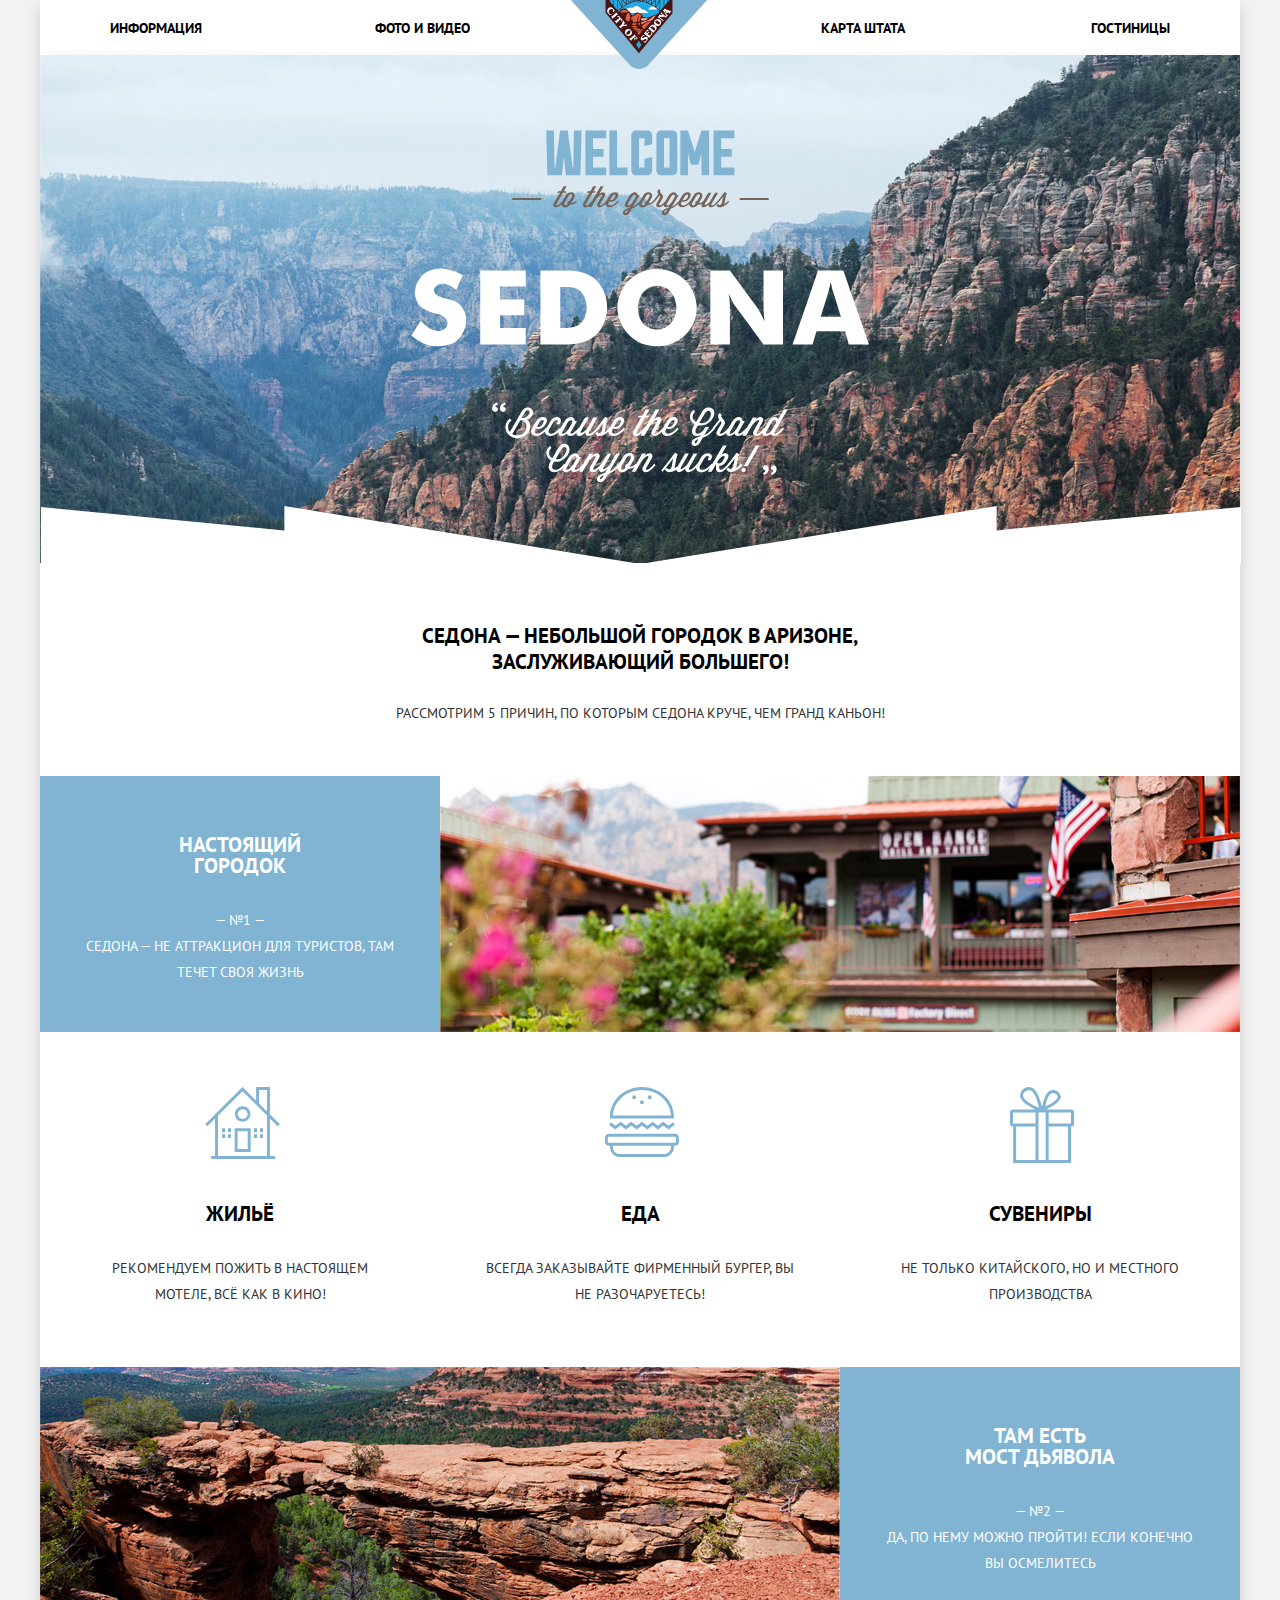
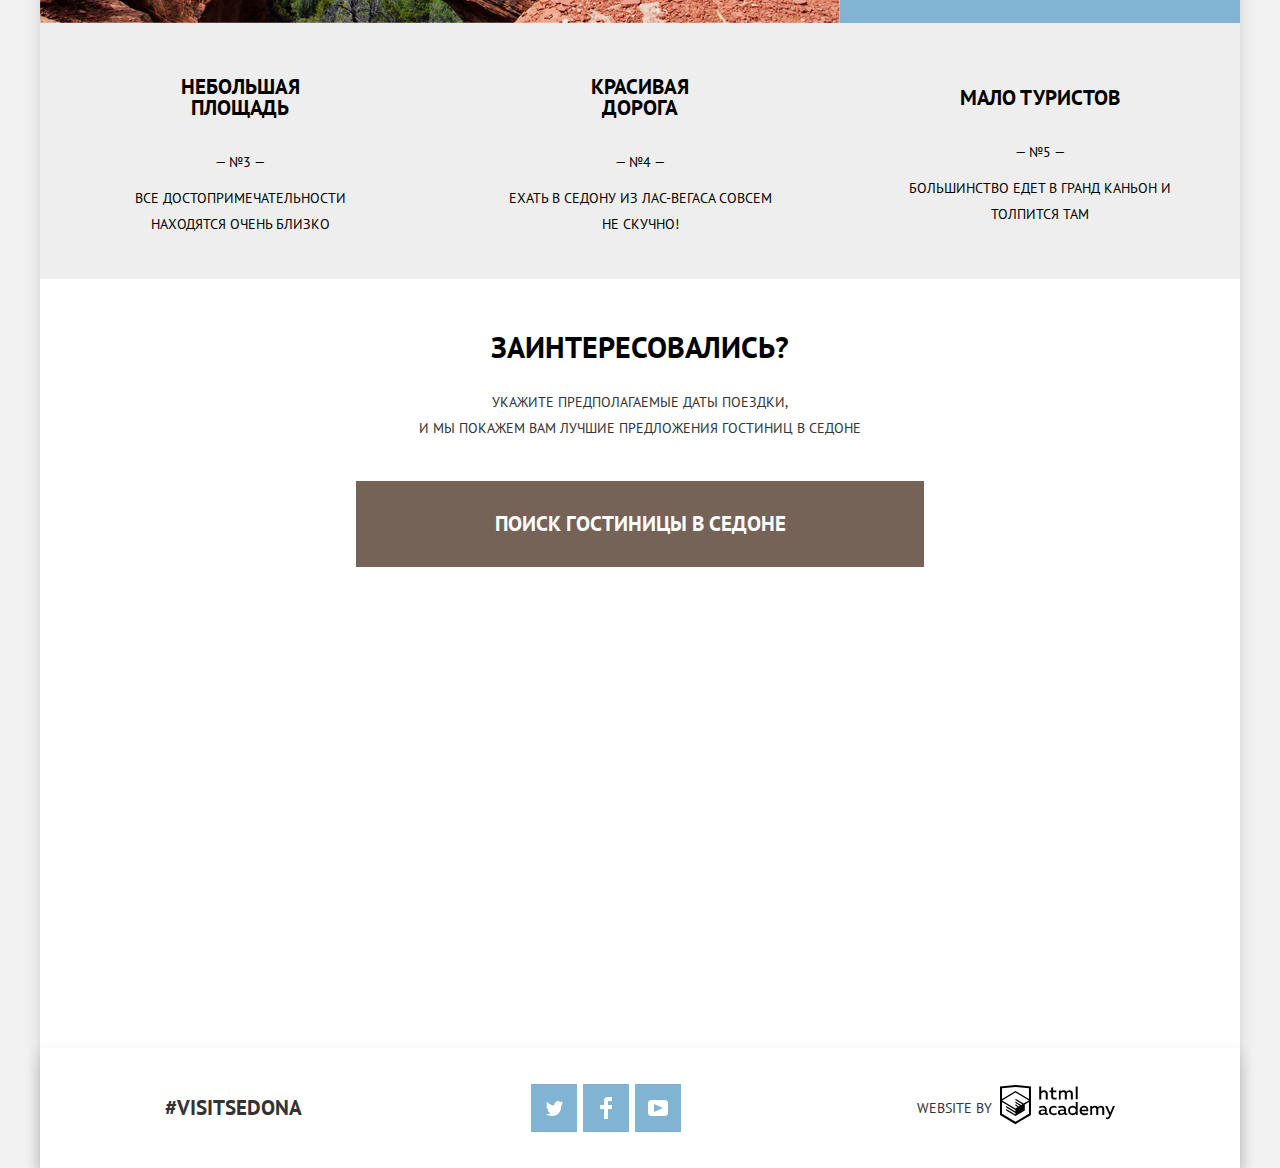
<file: index.html>
<!DOCTYPE html>
<html>
  <head>
    <meta charset="utf-8">
    <title>Главная страница</title>
    <link href="https://fonts.googleapis.com/css?family=PT+Sans:400,700&amp;subset=cyrillic" rel="stylesheet">
    <link href="css/normalize.css" rel="stylesheet">
    <link rel="stylesheet" href="css/style-minimized.css">
  </head>
  <body>
    <header class="main-header container">
      <nav class="main-navigation">
        <a class="header-logo" href="#">
        <img src="img/logo.svg" width="140" height="71" alt="Логотип города Седона"></a>
        <ul class="site-navigation">
          <li><a href="info.html">Информация</a></li>
          <li><a href="photos-videos.html">Фото и видео</a></li>
          <li><a href="state-map.html">Карта штата</a></li>
          <li><a href="sedona-hotels.html">Гостиницы</a></li>
        </ul>
      </nav>
    </header>
    <main class="container">
      <section class="sedona-introduction">
        <h1 class="main-title visually-hidden">Welcome to the gorgeous Sedona</h1>
        <img class="welcome" src="img/svg-sedona/intro-welcome.svg" alt="Добро пожаловать в Седону!" width="459" height="353">
        <img class="polygon" width="1202" height="59" src="img/svg-sedona/intro-mask.svg" alt="декоративное изображение">
      </section>
      <section class="why-sedona">
        <h2>Седона — небольшой городок в Аризоне, заслуживающий большего!</h2>
        <p>Рассмотрим 5 причин, по которым Седона круче, чем Гранд Каньон!</p>
        <h2 class="visually-hidden">Преимущества Седоны</h2>
        <ul class="advantages-list">
          <li class="advantages">
            <h3>Настоящий городок</h3>
            <span>— №1 —</span>
            <p>Седона — не аттракцион для туристов, Там течет своя жизнь</p>
          </li>
          <li class="sedona-city-img"><img src="img/index-pic1.jpg" width="800" height="256" alt="Город Седона"></li>
          <li class="extra-advantages accommodation">
            <h3>Жильё</h3>
            <p>Рекомендуем пожить в настоящем мотеле, всё как в кино!</p>
          </li>
          <li class="extra-advantages food">
            <h3>Еда</h3>
            <p>Всегда заказывайте фирменный бургер, Вы не разочаруетесь!</p>
          </li>
          <li class="extra-advantages souvenirs">
            <h3>Сувениры</h3>
            <p>Не только китайского, но и местного производства</p>
          </li>
          <li class="devil-bridge"><img src="img/index-pic2.jpg" width="800" height="256" alt="Мост дьявола"></li>
          <li class="advantages">
            <h3>Там есть<br>мост дьявола</h3>
            <span>— №2 —</span>
            <p>Да, по нему можно пройти! Если конечно Вы осмелитесь</p>
          </li>
          <li class="advantages-more">
            <h3>Небольшая площадь</h3>
            <span>— №3 —</span>
            <p>Все достопримечательности Находятся очень близко</p>
          </li>
          <li class="advantages-more">
            <h3>Красивая дорога</h3>
            <span>— №4 —</span>
            <p>Ехать в Седону из Лас-Вегаса совсем не скучно!</p>
          </li>
          <li class="advantages-more">
            <h3>Мало туристов</h3>
            <span>— №5 —</span>
            <p>Большинство едет в Гранд Каньон и толпится там</p>
          </li>
        </ul>
      </section>
      <section class="hotel-search">
        <h3>Заинтересовались?</h3>
        <p>Укажите предполагаемые даты поездки,<br> и мы покажем вам лучшие предложения гостиниц в Седоне</p>
        <a href="sedona-hotels-search.html" class="hotel-search-button">Поиск гостиницы в Седоне</a>
        <section class="map">
          <iframe src="https://www.google.com/maps/embed?pb=!1m14!1m8!1m3!1d838447.9560159629!2d-111.8622971!3d34.8263823!3m2!1i1024!2i768!4f13.1!3m3!1m2!1s0x872da132f942b00d%3A0x5548c523fa6c8efd!2sSedona%2C+AZ+86336!5e0!3m2!1sen!2sus!4v1544925084729" width="1200" height="593" style="border:0" allowfullscreen></iframe>
        </section>
        <div class="popup">
          <form class="hotel-search-form" method="get" action="#">
            <div class="popup-check-in">
              <label for="check-in-date" class="date-in">Дата заезда:</label>
              <input type="text" name="check-in-date" id="check-in-date" placeholder="24 апреля 2017" class="check-in-out">
              <svg xmlns="http://www.w3.org/2000/svg" width="21" height="22" viewBox="0 0 21 22" class="calendar">
                <path d="M19.251 2.025h-2.845V.648c0-.381-.294-.689-.656-.689-.363 0-.656.308-.656.689v1.377h-3.938V.648c0-.381-.294-.689-.655-.689-.363 0-.657.308-.657.689v1.377H5.906V.648c0-.381-.294-.689-.656-.689-.363 0-.657.308-.657.689v1.377H1.75C.784 2.025 0 2.847 0 3.862v16.302C0 21.179.784 22 1.75 22h17.501c.966 0 1.749-.821 1.749-1.836V3.862c0-1.015-.783-1.837-1.749-1.837zm.437 18.139a.448.448 0 0 1-.437.459H1.75a.45.45 0 0 1-.438-.459V3.862a.45.45 0 0 1 .438-.459h2.844v1.378c0 .381.294.689.657.689.362 0 .656-.308.656-.689V3.403h3.938v1.378c0 .381.294.689.657.689.361 0 .655-.308.655-.689V3.403h3.938v1.378c0 .381.293.689.656.689.362 0 .656-.308.656-.689V3.403h2.845c.241 0 .437.206.437.459v16.302z"/>
                <path d="M4.594 8.225h2.625v2.066H4.594zM4.594 11.668h2.625v2.067H4.594zM4.594 15.112h2.625v2.066H4.594zM9.188 15.112h2.625v2.066H9.188zM9.188 11.668h2.625v2.067H9.188zM9.188 8.225h2.625v2.066H9.188zM13.781 15.112h2.625v2.066h-2.625zM13.781 11.668h2.625v2.067h-2.625zM13.781 8.225h2.625v2.066h-2.625z"/>
              </svg>
            </div>
            <div class="popup-check-out">
              <label for="check-out-date" class="date-out">Дата выезда:</label>
              <input type="text" name="check-out-date" id="check-out-date" placeholder="4 июля 2017" class="check-in-out">
              <svg xmlns="http://www.w3.org/2000/svg" width="21" height="22" viewBox="0 0 21 22" class="calendar">
                <path d="M19.251 2.025h-2.845V.648c0-.381-.294-.689-.656-.689-.363 0-.656.308-.656.689v1.377h-3.938V.648c0-.381-.294-.689-.655-.689-.363 0-.657.308-.657.689v1.377H5.906V.648c0-.381-.294-.689-.656-.689-.363 0-.657.308-.657.689v1.377H1.75C.784 2.025 0 2.847 0 3.862v16.302C0 21.179.784 22 1.75 22h17.501c.966 0 1.749-.821 1.749-1.836V3.862c0-1.015-.783-1.837-1.749-1.837zm.437 18.139a.448.448 0 0 1-.437.459H1.75a.45.45 0 0 1-.438-.459V3.862a.45.45 0 0 1 .438-.459h2.844v1.378c0 .381.294.689.657.689.362 0 .656-.308.656-.689V3.403h3.938v1.378c0 .381.294.689.657.689.361 0 .655-.308.655-.689V3.403h3.938v1.378c0 .381.293.689.656.689.362 0 .656-.308.656-.689V3.403h2.845c.241 0 .437.206.437.459v16.302z"/>
                <path d="M4.594 8.225h2.625v2.066H4.594zM4.594 11.668h2.625v2.067H4.594zM4.594 15.112h2.625v2.066H4.594zM9.188 15.112h2.625v2.066H9.188zM9.188 11.668h2.625v2.067H9.188zM9.188 8.225h2.625v2.066H9.188zM13.781 15.112h2.625v2.066h-2.625zM13.781 11.668h2.625v2.067h-2.625zM13.781 8.225h2.625v2.066h-2.625z"/>
              </svg>
            </div>
            <div class="hotel-guests">
              <div class="guests-adults">
                <label for="number-of-adults" class="adults">Взрослые:</label>
                <div class="number-of">
                  <button type="button" class="sign">–</button><input type="text" name="number-of-adults" id="number-of-adults" value="2" class="number-of-guests"><button type="button" class="sign">+</button>
                </div>
              </div>
              <div class="guests-kids">
                <label for="number-of-kids" class="kids">Дети:</label>
                <div class="number-of">
                  <button type="button" class="sign">–</button><input type="text" name="number-of-kids" id="number-of-kids" value="0" class="number-of-guests"><button type="button" class="sign">+</button>
                </div>
              </div>
            </div>
            <button class="submit">Найти</button>
          </form>
        </div>
      </section>
    </main>
    <footer class="main-footer container">
      <div>
        <p class="hashtag">#visitsedona</p>
      </div>
      <div class="footer-social">
        <ul class="social-buttons">
          <li class="twitter"><a class="social-button" href="#"><img src="img/svg-sedona/twitter.svg" alt="Седона в Твиттере" width="17" height="15"></a></li>
          <li class="facebook"><a class="social-button" href="#"><img src="img/svg-sedona/fb-icon.svg" alt="Седона в Фейсбуке" width="12" height="22"></a></li>
          <li class="youtube"><a class="social-button" href="#"><img src="img/svg-sedona/youtube.svg" alt="Седона в Ютубе" width="22" height="16"></a></li>
        </ul>
      </div>
      <div class="footer-copyright">
        <p class="website-by">Website by</p>
        <a class=button href="https://htmlacademy.ru/intensive/htmlcss">
          <svg class="svg" id="Layer-1" data-name="Layer 1" xmlns="http://www.w3.org/2000/svg" viewbox="0 0 108.08 36.85" width="115" height="41">
            <title>logo-html-academy-small</title>
            <path d="M 44.61 26.88 a 2 2 0 0 0 0.55 -0.1 v 1.33 a 3.25 3.25 0 0 1 -1.18 0.21 a 1.67 1.67 0 0 1 -1.67 -1 a 4.84 4.84 0 0 1 -3.14 1.08 c -1.51 0 -2.91 -0.83 -2.91 -2.55 c 0 -2.13 2 -2.79 3.71 -2.79 a 11.08 11.08 0 0 1 2.17 0.25 v -0.3 c 0 -1 -0.76 -1.77 -2.19 -1.77 a 7.42 7.42 0 0 0 -3 0.64 v -1.7 a 10.21 10.21 0 0 1 3.19 -0.55 c 2.36 0 3.81 1.12 3.81 3.65 v 3 a 0.54 0.54 0 0 0 0.49 0.59 h 0.17 Z m -6.44 -1.13 A 1.35 1.35 0 0 0 39.63 27 h 0.11 a 3.39 3.39 0 0 0 2.41 -1 V 24.58 a 9.72 9.72 0 0 0 -1.81 -0.21 c -1 0 -2.16 0.33 -2.16 1.38 h 0 Z m 12.36 -6.11 a 5 5 0 0 1 2.57 0.64 V 22 a 4.08 4.08 0 0 0 -2.3 -0.7 a 2.75 2.75 0 1 0 0 5.49 a 5 5 0 0 0 2.43 -0.64 v 1.71 a 6.27 6.27 0 0 1 -2.76 0.57 A 4.21 4.21 0 0 1 46 24.51 q 0 -0.21 0 -0.41 a 4.32 4.32 0 0 1 4.18 -4.46 h 0.38 Z m 12.17 7.24 a 2 2 0 0 0 0.55 -0.1 v 1.33 a 3.25 3.25 0 0 1 -1.18 0.21 a 1.67 1.67 0 0 1 -1.67 -1 a 4.84 4.84 0 0 1 -3.14 1.08 c -1.51 0 -2.91 -0.83 -2.91 -2.55 c 0 -2.13 2 -2.79 3.71 -2.79 a 11.08 11.08 0 0 1 2.17 0.25 v -0.3 c 0 -1 -0.76 -1.77 -2.19 -1.77 a 7.42 7.42 0 0 0 -3 0.64 v -1.7 a 10.21 10.21 0 0 1 3.19 -0.55 c 2.36 0 3.81 1.12 3.81 3.65 v 3 a 0.54 0.54 0 0 0 0.49 0.59 h 0.17 Z m -6.44 -1.13 A 1.35 1.35 0 0 0 57.73 27 h 0.11 a 3.39 3.39 0 0 0 2.41 -1 V 24.58 a 9.72 9.72 0 0 0 -1.81 -0.21 c -1.06 0 -2.16 0.33 -2.16 1.38 h 0 Z M 73 16 V 28.2 H 71.35 V 26.88 a 3.88 3.88 0 0 1 -3.19 1.54 a 4.4 4.4 0 0 1 0 -8.78 a 3.81 3.81 0 0 1 3 1.3 V 16 H 73 Z m -4.53 5.22 a 2.76 2.76 0 1 0 0 5.52 A 2.86 2.86 0 0 0 71.15 25 V 23 A 2.91 2.91 0 0 0 68.49 21.27 Z M 79 19.64 c 3.31 0 4.46 2.68 3.92 5.09 H 76.7 c 0.21 1.5 1.67 2.11 3.19 2.11 a 6.11 6.11 0 0 0 2.64 -0.59 v 1.6 a 7.14 7.14 0 0 1 -3 0.57 C 77 28.42 74.78 27 74.78 24 a 4.18 4.18 0 0 1 4 -4.39 H 79 Z m 0.09 1.54 a 2.28 2.28 0 0 0 -2.44 2.1 v 0.06 H 81.3 A 2 2 0 0 0 79.13 21.18 Z m 5.73 7 V 19.87 h 1.65 v 1 a 3.81 3.81 0 0 1 2.78 -1.27 A 2.86 2.86 0 0 1 91.89 21 a 4.12 4.12 0 0 1 2.91 -1.33 A 3.06 3.06 0 0 1 98 23 V 28.2 h -1.9 V 23.05 a 1.59 1.59 0 0 0 -1.42 -1.75 H 94.42 a 2.8 2.8 0 0 0 -2.07 1.12 V 28.2 h -1.9 V 23.05 A 1.59 1.59 0 0 0 89 21.31 H 88.8 a 3 3 0 0 0 -2.21 1.29 v 5.63 H 84.86 Z m 21.31 -8.33 h 1.9 l -3.91 9.46 c -0.9 2.17 -2.09 2.86 -3.35 2.86 a 4.76 4.76 0 0 1 -1.1 -0.14 V 30.46 a 2.86 2.86 0 0 0 0.85 0.12 c 0.9 0 1.58 -0.64 2.07 -1.9 l 0.17 -0.42 l -4 -8.4 h 2 l 2.86 6.29 Z M 38.73 1.46 V 6.22 a 3.81 3.81 0 0 1 2.7 -1.14 a 3.25 3.25 0 0 1 3.44 3.4 v 5.15 H 43 V 8.72 a 1.81 1.81 0 0 0 -1.61 -2 h -0.3 a 2.93 2.93 0 0 0 -2.32 1.39 v 5.52 h -1.9 V 1.46 h 1.9 Z M 49.94 2.31 v 3 h 3 V 6.91 h -3 v 3.81 c 0 1.1 0.5 1.46 1.58 1.46 a 4.49 4.49 0 0 0 1.69 -0.33 v 1.6 A 6.8 6.8 0 0 1 51 13.8 a 2.55 2.55 0 0 1 -2.86 -2.74 V 6.89 H 46.58 V 5.26 h 1.5 V 2.74 Z m 5.4 11.31 V 5.28 H 57 v 1 A 3.81 3.81 0 0 1 59.77 5 a 2.86 2.86 0 0 1 2.6 1.33 A 4.12 4.12 0 0 1 65.28 5 A 3.06 3.06 0 0 1 68.44 8.4 v 5.21 h -1.9 V 8.46 a 1.59 1.59 0 0 0 -1.42 -1.75 H 64.89 a 2.8 2.8 0 0 0 -2.07 1.12 v 5.78 h -1.9 V 8.46 A 1.59 1.59 0 0 0 59.5 6.71 H 59.27 A 3 3 0 0 0 57.06 8 v 5.63 H 55.34 Z M 71.17 1.45 H 73 V 13.6 H 71.17 V 1.45 Z M 14.71 0 H 14.55 L 0 1.54 V 28.21 l 14.55 8.66 l 14.55 -8.66 V 1.54 Z m 12.5 27.1 L 14.55 34.64 L 1.9 27.12 V 16.18 l 12.59 7.5 V 25 L 5.86 19.9 v 1.31 l 8.68 5.21 v 1.39 L 5.87 22.65 V 24 l 8.68 5.21 l 8.75 -5.24 V 18.31 L 27.2 16 V 27.12 Z m 0 -12.53 l -3.48 2 l -1.6 1 L 14.51 13 v 1.31 L 21 18.23 H 21 l -0.14 0.09 l -1 0.54 l -5.37 -3.2 V 17 l 4.24 2.52 l -1 0.67 l -3.2 -1.9 v 1.31 l 2.1 1.24 L 14.5 22.1 L 2 14.65 L 14.51 7.11 Z m 0 -1.32 L 14.49 5.76 L 1.91 13.25 v -10 L 14.56 1.92 L 27.21 3.25 v 10 h 0 Z">
            </path>
          </svg>
        </a>
      </div>
    </footer>
    <script src="js/sedona-js-minimized.js"></script>
  </body>
</html>
</file>
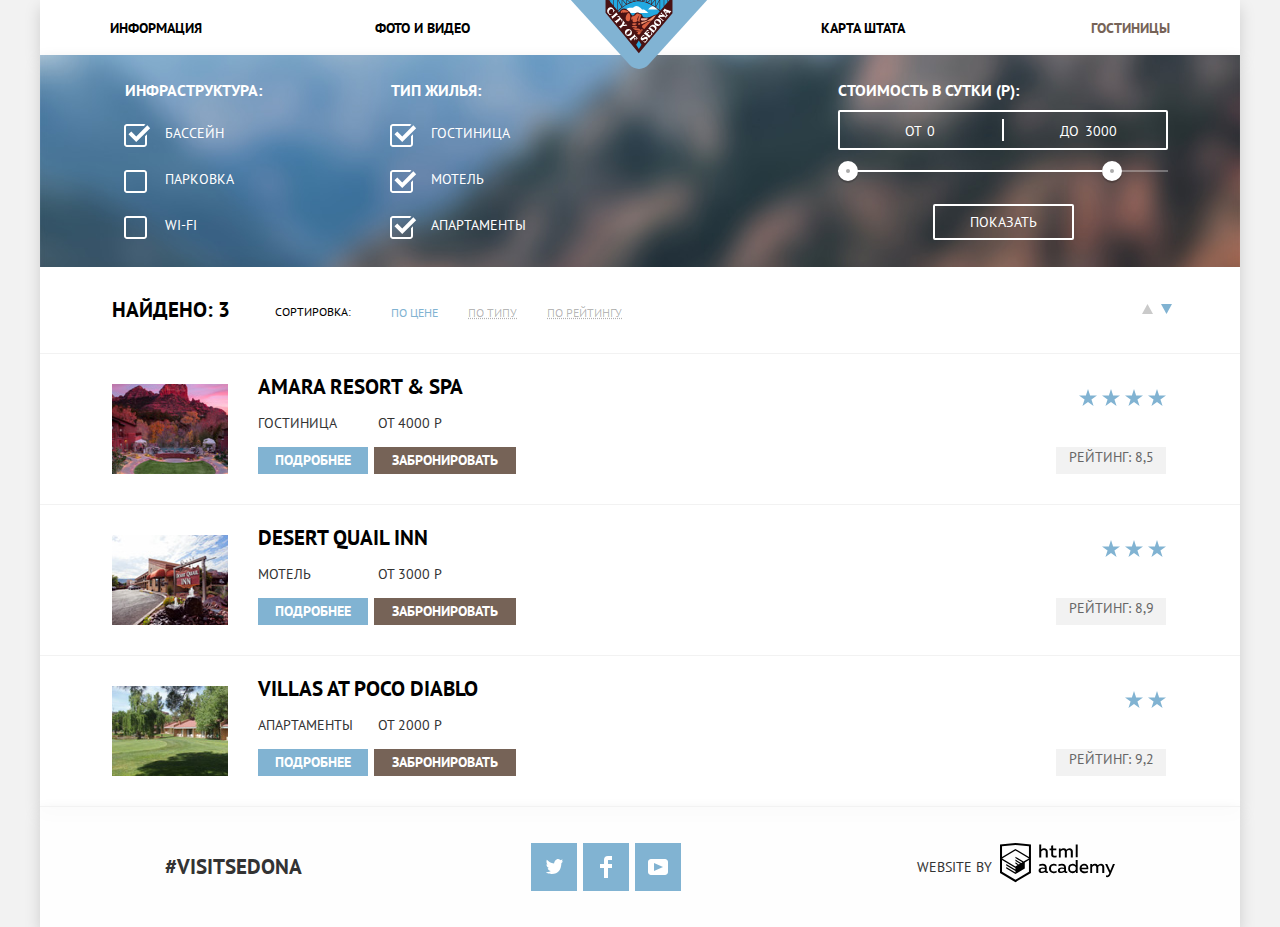
<file: sedona-hotels.html>
<!DOCTYPE html>
<html>
  <head>
    <meta charset="utf-8">
    <title>Страница с отелями</title>
    <link href="https://fonts.googleapis.com/css?family=PT+Sans:400,700&amp;subset=cyrillic" rel="stylesheet">
    <link href="css/normalize.css" rel="stylesheet">
    <link rel="stylesheet" href="css/style-minimized.css">
  </head>
  <body>
    <header class="main-header container">
      <nav class="main-navigation">
        <a class="header-logo" href="index.html">
        <img src="img/logo.svg" width="140" height="71" alt="Логотип города Седона"></a>
        <ul class="site-navigation">
          <li><a href="info.html">Информация</a></li>
          <li><a href="photos-videos.html">Фото и видео</a></li>
          <li><a href="state-map.html">Карта штата</a></li>
          <li><a class="active-page" href="hotels.html">Гостиницы</a></li>
        </ul>
      </nav>
    </header>
    <main class="container">
      <h1 class="page-title visually-hidden">Поиск гостиниц</h1>
      <section class="filters">
        <h2 class="visually-hidden">Фильтры гостиниц</h2>
        <form class="filter" method="get" action="#">
          <div class="infrastructure">
            <fieldset>
              <legend class="infrastructure-title">Инфраструктура:</legend>
              <ul>
                <li class="filter-option">
                  <input class="visually-hidden filter-input filter-checkbox" type="checkbox" name="pool" id="filter-pool" checked>
                  <label for="filter-pool">Бассейн</label>
                </li>
                <li class="filter-option">
                  <input class="visually-hidden filter-input filter-checkbox" type="checkbox" name="parking" id="filter-parking">
                  <label for="filter-parking">Парковка</label>
                </li>
                <li class="filter-option">
                  <input class="visually-hidden filter-input filter-checkbox" type="checkbox" name="wifi" id="filter-wifi">
                  <label for="filter-wifi">Wi-Fi</label>
                </li>
              </ul>
            </fieldset>
          </div>
          <div class="accommodation-type">
            <fieldset class="accommodation-type-filter">
              <legend class="accommodation-type-title">Тип жилья:</legend>
              <ul>
                <li class="filter-option">
                  <input class="visually-hidden filter-input filter-checkbox" type="checkbox" name="hotel" id="filter-hotel" checked>
                  <label for="filter-hotel">Гостиница</label>
                </li>
                <li class="filter-option">
                  <input class="visually-hidden filter-input filter-checkbox" type="checkbox" name="motel" id="filter-motel" checked>
                  <label for="filter-motel">Мотель</label>
                </li>
                <li class="filter-option">
                  <input class="visually-hidden filter-input filter-checkbox" type="checkbox" name="apartment" id="filter-apartment" checked>
                  <label for="filter-apartment">Апартаменты</label>
                </li>
              </ul>
            </fieldset>
          </div>
          <div class="filter-range">
            <div class="filter-range-title">Стоимость в сутки (р):</div>
            <div class="price-controls">
              <label class="min-price">от <input type="text" name="min-price" value="0"></label>
              <label class="max-price">до <input type="text" name="max-price" value="3000"></label>
            </div>
            <div class="range-controls">
              <div class="scale">
                <div class="bar"></div>
              </div>
              <div class="range-toggle range-toggle-min"></div>
              <div class="range-toggle range-toggle-max"></div>
            </div>
            <button class="btn-transparent" type="submit">Показать</button>
          </div>
        </form>
      </section>
      <section class="sort-by">
        <h2 class="found">Найдено: 3</h2>
        <div class="sort-by-types">
          <p>Сортировкa:</p>
          <ul class="sort">
            <li class="sort-by-list current"><a href="#">По цене</a></li>
            <li class="sort-by-list"><a href="#">По типу</a></li>
            <li class="sort-by-list"><a href="#">По рейтингу</a></li>
          </ul>
        </div>
        <div class="sort-by-arrows">
          <a href="" class="up-dir">
            <svg class="svg" xmlns="http://www.w3.org/2000/svg" width="11" height="10" viewBox="0 0 11 10">
              <path d="M5.5 0L0 10h11z"/>
            </svg>
          </a>
          <a href="" class="down-dir current">
            <svg class="svg" xmlns="http://www.w3.org/2000/svg" width="11" height="10" viewBox="0 0 11 10">
              <path d="M5.5 10L0 0h11"/>
            </svg>
          </a>
        </div>
      </section>
      <section class="hotels">
        <h2 class="visually-hidden">Список отелей</h2>
        <ul class="hotels-list">
          <li class="hotel">
            <a href="amara-resort-spa.html" class="hotel-image">
            <img src="img/amara-resort-spa.jpg" width="135" height="90" alt="Отель Amara Resort & SPA">
            </a>
            <div class="hotel-info">
              <div class="hotel-info-main">
                <h3>
                  <a href="amara-resort-spa.html">Amara Resort & SPA
                  </a>
                </h3>
                <b class="hotel-type">Гостиница</b>
                <b>От 4000 Р</b>
                <a class="more-info" href="amara-resort-spa.html">Подробнее</a>
                <a class="book" href="#">Забронировать</a>
              </div>
              <div class="hotel-quality">
                <p class="hotel-stars">
                  <span class="visually-hidden">4 звезды</span>
                  <span class="hotel-stars"></span>
                  <span class="hotel-stars"></span>
                  <span class="hotel-stars"></span>
                  <span class="hotel-stars"></span>
                </p>
                <b class="rating">Рейтинг: 8,5</b> 
              </div>
            </div>
          </li>
          <li class="hotel">
            <a href="desert-quail-inn.html" class="hotel-image">
            <img src="img/desert-quail-inn.jpg" width="135" height="90" alt="Отель Desert Quail Inn">
            </a>
            <div class="hotel-info">
              <div class="hotel-info-main">
                <h3>
                  <a href="desert-quail-inn.html">Desert Quail Inn
                  </a>
                </h3>
                <b class="hotel-type">Мотель</b>
                <b>От 3000 Р</b>
                <a class="more-info" href="desert-quail-inn.html">Подробнее</a>
                <a class="book" href="#">Забронировать</a>
              </div>
              <div class="hotel-quality">
                <p class="hotel-stars">
                  <span class="visually-hidden">4 звезды</span>
                  <span class="hotel-stars"></span>
                  <span class="hotel-stars"></span>
                  <span class="hotel-stars"></span>
                </p>
                <b class="rating">Рейтинг: 8,9</b>
              </div>
            </div>
          </li>
          <li class="hotel">
            <a href="villas-at-poco-diablo.html" class="hotel-image">
            <img src="img/villas-at-poco-diablo.jpg" width="135" height="90" alt="Отель Villas at Poco Diablo">
            </a>
            <div class="hotel-info">
              <div class="hotel-info-main">
                <h3>
                  <a href="villas-at-poco-diablo.html">Villas at Poco Diablo
                  </a>
                </h3>
                <b class="hotel-type">Апартаменты</b>
                <b>От 2000 Р</b>
                <a class="more-info" href="villas-at-poco-diablo.html">Подробнее</a>
                <a class="book" href="#">Забронировать</a>
              </div>
              <div class="hotel-quality">
                <p class="hotel-stars">
                  <span class="visually-hidden">4 звезды</span>
                  <span class="hotel-stars"></span>
                  <span class="hotel-stars"></span>
                </p>
                <b class="rating">Рейтинг: 9,2</b> 
              </div>
            </div>
          </li>
        </ul>
      </section>
    </main>
    <footer class="inner-footer container">
      <div>
        <p class="hashtag">#visitsedona</p>
      </div>
      <div class="footer-social">
        <ul class="social-buttons">
          <li class="twitter"><a class="social-button" href="#"><img src="img/svg-sedona/twitter.svg" alt="Седона в Твиттере" width="17" height="15"></a></li>
          <li class="facebook"><a class="social-button" href="#"><img src="img/svg-sedona/fb-icon.svg" alt="Седона в Фейсбуке" width="12" height="22"></a></li>
          <li class="youtube"><a class="social-button" href="#"><img src="img/svg-sedona/youtube.svg" alt="Седона в Ютубе" width="22" height="16"></a></li>
        </ul>
      </div>
      <div class="footer-copyright">
        <p class="website-by">Website by</p>
        <a class=button href="https://htmlacademy.ru/intensive/htmlcss">
          <svg class="svg" id="Layer-1" data-name="Layer 1" xmlns="http://www.w3.org/2000/svg" viewbox="0 0 108.08 36.85" width="115" height="41">
            <title>logo-html-academy-small</title>
            <path d="M 44.61 26.88 a 2 2 0 0 0 0.55 -0.1 v 1.33 a 3.25 3.25 0 0 1 -1.18 0.21 a 1.67 1.67 0 0 1 -1.67 -1 a 4.84 4.84 0 0 1 -3.14 1.08 c -1.51 0 -2.91 -0.83 -2.91 -2.55 c 0 -2.13 2 -2.79 3.71 -2.79 a 11.08 11.08 0 0 1 2.17 0.25 v -0.3 c 0 -1 -0.76 -1.77 -2.19 -1.77 a 7.42 7.42 0 0 0 -3 0.64 v -1.7 a 10.21 10.21 0 0 1 3.19 -0.55 c 2.36 0 3.81 1.12 3.81 3.65 v 3 a 0.54 0.54 0 0 0 0.49 0.59 h 0.17 Z m -6.44 -1.13 A 1.35 1.35 0 0 0 39.63 27 h 0.11 a 3.39 3.39 0 0 0 2.41 -1 V 24.58 a 9.72 9.72 0 0 0 -1.81 -0.21 c -1 0 -2.16 0.33 -2.16 1.38 h 0 Z m 12.36 -6.11 a 5 5 0 0 1 2.57 0.64 V 22 a 4.08 4.08 0 0 0 -2.3 -0.7 a 2.75 2.75 0 1 0 0 5.49 a 5 5 0 0 0 2.43 -0.64 v 1.71 a 6.27 6.27 0 0 1 -2.76 0.57 A 4.21 4.21 0 0 1 46 24.51 q 0 -0.21 0 -0.41 a 4.32 4.32 0 0 1 4.18 -4.46 h 0.38 Z m 12.17 7.24 a 2 2 0 0 0 0.55 -0.1 v 1.33 a 3.25 3.25 0 0 1 -1.18 0.21 a 1.67 1.67 0 0 1 -1.67 -1 a 4.84 4.84 0 0 1 -3.14 1.08 c -1.51 0 -2.91 -0.83 -2.91 -2.55 c 0 -2.13 2 -2.79 3.71 -2.79 a 11.08 11.08 0 0 1 2.17 0.25 v -0.3 c 0 -1 -0.76 -1.77 -2.19 -1.77 a 7.42 7.42 0 0 0 -3 0.64 v -1.7 a 10.21 10.21 0 0 1 3.19 -0.55 c 2.36 0 3.81 1.12 3.81 3.65 v 3 a 0.54 0.54 0 0 0 0.49 0.59 h 0.17 Z m -6.44 -1.13 A 1.35 1.35 0 0 0 57.73 27 h 0.11 a 3.39 3.39 0 0 0 2.41 -1 V 24.58 a 9.72 9.72 0 0 0 -1.81 -0.21 c -1.06 0 -2.16 0.33 -2.16 1.38 h 0 Z M 73 16 V 28.2 H 71.35 V 26.88 a 3.88 3.88 0 0 1 -3.19 1.54 a 4.4 4.4 0 0 1 0 -8.78 a 3.81 3.81 0 0 1 3 1.3 V 16 H 73 Z m -4.53 5.22 a 2.76 2.76 0 1 0 0 5.52 A 2.86 2.86 0 0 0 71.15 25 V 23 A 2.91 2.91 0 0 0 68.49 21.27 Z M 79 19.64 c 3.31 0 4.46 2.68 3.92 5.09 H 76.7 c 0.21 1.5 1.67 2.11 3.19 2.11 a 6.11 6.11 0 0 0 2.64 -0.59 v 1.6 a 7.14 7.14 0 0 1 -3 0.57 C 77 28.42 74.78 27 74.78 24 a 4.18 4.18 0 0 1 4 -4.39 H 79 Z m 0.09 1.54 a 2.28 2.28 0 0 0 -2.44 2.1 v 0.06 H 81.3 A 2 2 0 0 0 79.13 21.18 Z m 5.73 7 V 19.87 h 1.65 v 1 a 3.81 3.81 0 0 1 2.78 -1.27 A 2.86 2.86 0 0 1 91.89 21 a 4.12 4.12 0 0 1 2.91 -1.33 A 3.06 3.06 0 0 1 98 23 V 28.2 h -1.9 V 23.05 a 1.59 1.59 0 0 0 -1.42 -1.75 H 94.42 a 2.8 2.8 0 0 0 -2.07 1.12 V 28.2 h -1.9 V 23.05 A 1.59 1.59 0 0 0 89 21.31 H 88.8 a 3 3 0 0 0 -2.21 1.29 v 5.63 H 84.86 Z m 21.31 -8.33 h 1.9 l -3.91 9.46 c -0.9 2.17 -2.09 2.86 -3.35 2.86 a 4.76 4.76 0 0 1 -1.1 -0.14 V 30.46 a 2.86 2.86 0 0 0 0.85 0.12 c 0.9 0 1.58 -0.64 2.07 -1.9 l 0.17 -0.42 l -4 -8.4 h 2 l 2.86 6.29 Z M 38.73 1.46 V 6.22 a 3.81 3.81 0 0 1 2.7 -1.14 a 3.25 3.25 0 0 1 3.44 3.4 v 5.15 H 43 V 8.72 a 1.81 1.81 0 0 0 -1.61 -2 h -0.3 a 2.93 2.93 0 0 0 -2.32 1.39 v 5.52 h -1.9 V 1.46 h 1.9 Z M 49.94 2.31 v 3 h 3 V 6.91 h -3 v 3.81 c 0 1.1 0.5 1.46 1.58 1.46 a 4.49 4.49 0 0 0 1.69 -0.33 v 1.6 A 6.8 6.8 0 0 1 51 13.8 a 2.55 2.55 0 0 1 -2.86 -2.74 V 6.89 H 46.58 V 5.26 h 1.5 V 2.74 Z m 5.4 11.31 V 5.28 H 57 v 1 A 3.81 3.81 0 0 1 59.77 5 a 2.86 2.86 0 0 1 2.6 1.33 A 4.12 4.12 0 0 1 65.28 5 A 3.06 3.06 0 0 1 68.44 8.4 v 5.21 h -1.9 V 8.46 a 1.59 1.59 0 0 0 -1.42 -1.75 H 64.89 a 2.8 2.8 0 0 0 -2.07 1.12 v 5.78 h -1.9 V 8.46 A 1.59 1.59 0 0 0 59.5 6.71 H 59.27 A 3 3 0 0 0 57.06 8 v 5.63 H 55.34 Z M 71.17 1.45 H 73 V 13.6 H 71.17 V 1.45 Z M 14.71 0 H 14.55 L 0 1.54 V 28.21 l 14.55 8.66 l 14.55 -8.66 V 1.54 Z m 12.5 27.1 L 14.55 34.64 L 1.9 27.12 V 16.18 l 12.59 7.5 V 25 L 5.86 19.9 v 1.31 l 8.68 5.21 v 1.39 L 5.87 22.65 V 24 l 8.68 5.21 l 8.75 -5.24 V 18.31 L 27.2 16 V 27.12 Z m 0 -12.53 l -3.48 2 l -1.6 1 L 14.51 13 v 1.31 L 21 18.23 H 21 l -0.14 0.09 l -1 0.54 l -5.37 -3.2 V 17 l 4.24 2.52 l -1 0.67 l -3.2 -1.9 v 1.31 l 2.1 1.24 L 14.5 22.1 L 2 14.65 L 14.51 7.11 Z m 0 -1.32 L 14.49 5.76 L 1.91 13.25 v -10 L 14.56 1.92 L 27.21 3.25 v 10 h 0 Z">
            </path>
          </svg>
        </a>
      </div>
    </footer>
  </body>
</html>
</file>
<file: css/style-minimized.css>
body{margin:0;padding:0;font-family:"PT Sans",Arial,sans-serif;font-size:14px;line-height:26px;color:#333;text-transform:uppercase;background-color:#f2f2f2}.container{width:1200px;margin:0 auto;padding:0;-webkit-box-shadow:0 7px 15px 0 rgba(0,1,1,.15);box-shadow:0 7px 15px 0 rgba(0,1,1,.15)}a{text-decoration:none}img{max-width:100%}.button{font:inherit}.visually-hidden:not(:focus):not(:active),input[type="checkbox"].visually-hidden,input[type="radio"].visually-hidden{position:absolute;width:1px;height:1px;margin:-1px;border:0;padding:0;white-space:nowrap;-webkit-clip-path:inset(100%);clip-path:inset(100%);clip:rect(0 0 0 0);overflow:hidden}.main-header{background-color:#fff;min-height:55px}.main-navigation a{font-family:"PT Sans",Arial,sans-serif;font-size:14px;line-height:26px;color:#000;font-weight:700}.main-navigation a:hover,.main-navigation a:focus{color:#81b3d2}.main-navigation a:active{color:rgba(0,0,0,.3)}.main-navigation a.active-page{color:#766357}.main-navigation ul{list-style:none}.main-navigation{position:relative}.main-navigation .header-logo img{position:absolute;left:529px;top:-2px}.site-navigation{display:-webkit-box;display:-ms-flexbox;display:flex;min-height:55px;-webkit-box-pack:justify;-ms-flex-pack:justify;-webkit-box-align:center;-ms-flex-align:center;align-items:flex-start;padding:0;margin:0;-webkit-box-sizing:border-box;box-sizing:border-box;padding-top:14.5px;padding-left:70px;padding-right:70px}.site-navigation li{-ms-flex-preferred-size:265px;flex-basis:265px;height:100%}.site-navigation li:nth-child(3),.site-navigation li:nth-child(4){text-align:right}.sedona-introduction{margin:0;padding:0;width:1200px;background-color:#eee;background-image:url(../img/background-photo.jpg);background-size:cover;text-align:center;background-position:50% -85px}.welcome{margin-top:75px;margin-bottom:15px;padding:0}.polygon{margin:0;padding:0;width:1202px;height:60px;margin-bottom:-1px;margin-right:-1px;-o-object-fit:cover;object-fit:cover}.why-sedona{display:-webkit-box;display:-ms-flexbox;display:flex;-webkit-box-orient:vertical;-webkit-box-direction:normal;-ms-flex-direction:column;flex-direction:column;color:#333;background-color:#fff;list-style:none;margin:0;margin-top:-10px;padding:0;min-height:216px;text-align:center}.why-sedona h2{display:block;width:500px;color:#000;background-color:#fff;margin-top:60px;margin-bottom:25px;margin-left:350px;padding:0}.why-sedona p{margin:0;padding:0;margin-bottom:50px}.interested{color:#333;background-color:#fff;text-align:center}.advantages-list{list-style:none;display:-webkit-box;display:-ms-flexbox;display:flex;-ms-flex-wrap:wrap;flex-wrap:wrap;-webkit-box-pack:start;-ms-flex-pack:start;justify-content:flex-start;-webkit-box-align:start;-ms-flex-align:start;align-items:flex-start;padding:0;margin:0;margin-bottom:10px}.advantages-list li{display:-webkit-box;display:-ms-flexbox;display:flex;-webkit-box-orient:vertical;-webkit-box-direction:normal;-ms-flex-direction:column;flex-direction:column;-webkit-box-pack:center;-ms-flex-pack:center;justify-content:center;width:400px;min-height:256px;padding:0}.advantages-list li.sedona-city-img,.advantages-list li.devil-bridge{width:800px;height:256px}.advantages-list h3{font-size:21px;line-height:21px;color:#000;padding-bottom:10px;width:180px;text-align:center;margin-left:110px}.advantages h3{font-size:21px;line-height:21px;color:#fff}.advantages-list p{padding:0;padding-left:46px;padding-right:46px;margin:0;margin-bottom:10px}li.advantages{background-color:#81b3d2;color:white}li.extra-advantages{min-height:330px;-webkit-box-sizing:border-box;box-sizing:border-box;padding-top:150px;background-color:#fff;-webkit-box-pack:end;-ms-flex-pack:end;justify-content:flex-end}.extra-advantages p{padding-bottom:50px}li.advantages-more{background-color:#eee;color:#000}.advantages-more span{margin-bottom:10px}.advantages-more p{padding-left:60px;padding-right:60px}.advantages-more h3{width:160px;padding-left:10px}li.accommodation{position:relative}li.accommodation:before{content:"";position:absolute;top:55px;left:165px;width:75px;height:72px;background-image:url(../img/svg-sedona/icon-1.svg);background-repeat:no-repeat;background-position:0 0}li.food{position:relative}li.food:before{content:"";position:absolute;top:55px;left:165px;width:74px;height:70px;background-image:url(../img/svg-sedona/icon-3.svg);background-repeat:no-repeat;background-position:0 0}li.souvenirs{position:relative}li.souvenirs:before{content:"";position:absolute;top:55px;left:170px;width:64px;height:76px;background-image:url(../img/svg-sedona/icon-2.svg);background-repeat:no-repeat;background-position:0 0}.hotel-search h3{margin:0;padding:0;padding-top:40px;padding-bottom:10px;font-size:30px;line-height:36px;color:#000}.hotel-search{position:relative;text-align:center;background-color:#fff}.hotel-search p{margin-bottom:40px}.hotel-search-button{display:-webkit-box;display:-ms-flexbox;display:flex;-webkit-box-pack:center;-ms-flex-pack:center;justify-content:center;-webkit-box-align:center;-ms-flex-align:center;align-items:center;width:568px;height:86px;margin:auto;color:#fff;font-size:21px;line-height:26px;font-weight:700;text-transform:uppercase;background-color:#766357;border:none;margin-bottom:0}.hotel-search-button:hover,.hotel-search-button:focus{background-color:#604e43}.hotel-search-button:active{color:rgba(255,255,255,.3);background-color:#503e33}@-webkit-keyframes bounce{0%{-webkit-transform:translateY(0);transform:translateY(0)}70%{-webkit-transform:translateY(260px);transform:translateY(260px)}90%{-webkit-transform:translateY(250px);transform:translateY(250px)}100%{-webkit-transform:translateY(0);transform:translateY(0)}}@keyframes bounce{0%{-webkit-transform:translateY(0);transform:translateY(0)}70%{-webkit-transform:translateY(260px);transform:translateY(260px)}90%{-webkit-transform:translateY(250px);transform:translateY(250px)}100%{-webkit-transform:translateY(0);transform:translateY(0)}}.popup{position:absolute;top:275px;left:316px;display:none;-webkit-box-align:center;-ms-flex-align:center;align-items:center;-webkit-box-pack:center;-ms-flex-pack:center;justify-content:center;width:568px;min-height:395px;padding:0;font-size:14px;line-height:26px;font-weight:700;text-transform:uppercase;-webkit-box-shadow:0 7px 15px 0 rgba(0,1,1,.15);box-shadow:0 7px 15px 0 rgba(0,1,1,.15)}.popup-show{display:-webkit-box;display:-ms-flexbox;display:flex;-webkit-animation:bounce 0.5s;animation:bounce 0.5s}.hotel-search-form{display:-webkit-box;display:-ms-flexbox;display:flex;-ms-flex-wrap:wrap;flex-wrap:wrap;width:568px;min-height:285px;padding:55px;background-color:#fff;margin:0}.popup-check-in,.popup-check-out{position:relative;padding-bottom:26px}.check-in-out::placeholder{color:#000}.calendar{position:absolute;right:20px;top:8px}.popup-check-in,.popup-check-out .calendar{fill:#cacaca}.popup-check-in:hover,.popup-check-out:hover .calendar,.popup-check-in:focus,.popup-check-out:focus .calendar{fill:#231f20}.popup-check-in:active,.popup-check-out:active .calendar{fill:#81b3d2}input[type=text].check-in-out{color:#000;background-color:#f2f2f2;border:none;font-size:14px;line-height:26px;font-weight:700;text-transform:uppercase;margin:0;border:2px solid transparent}input[type=text].check-in-out:hover{background-color:#ebebeb}input[type=text].check-in-out:focus{background-color:#fff;border:2px solid #e5e5e5;outline:none}.check-in-out{width:341px;min-height:38px}.hotel-guests{display:-webkit-box;display:-ms-flexbox;display:flex;-webkit-box-pack:justify;-ms-flex-pack:justify;justify-content:space-between;width:100%;margin-bottom:50px}.guests-adults{display:-webkit-box;display:-ms-flexbox;display:flex;-webkit-box-pack:center;-ms-flex-pack:center;justify-content:center;-webkit-box-align:center;-ms-flex-align:center;align-items:center;padding-right:44px}.guests-kids{display:-webkit-box;display:-ms-flexbox;display:flex;-webkit-box-align:center;-ms-flex-align:center;align-items:center}.number-of-guests{background-color:#f2f2f2;font-weight:700;border:none;width:38px;height:38px;margin:0;padding:0;text-align:center}.number-of{display:-webkit-box;display:-ms-flexbox;display:flex;width:122px}.adults{padding-right:36px}.kids{padding-right:28px}.date-in{padding-right:16px}.date-out{padding-right:12px}button.sign{background-color:#f2f2f2;border:none;width:38px;height:38px;margin:0;padding:0;color:#a9a9a9;font-weight:800;font-size:26px;text-align:center}button.sign:hover,button.sign:focus{color:#000}button.sign:active{color:#81b3d2}.submit{width:458px;height:58px;color:#fff;font-size:21px;line-height:26px;font-weight:700;text-transform:uppercase;text-align:center;background-color:#81b3d2;border:none}.submit:hover,.submit:focus{background-color:#669ec0}.submit:active{color:rgba(255,255,255,.3);background-color:#5496bd}.filters{display:-webkit-box;display:-ms-flexbox;display:flex;-webkit-box-pack:justify;-ms-flex-pack:justify;justify-content:space-between;margin:0;padding:0;width:1200px;min-height:200px;background-color:#2a3e45;background-image:url(../img/filter-background.jpg);background-position:50% 50%;color:#fff;text-transform:uppercase}form.filter{display:-webkit-box;display:-ms-flexbox;display:flex;-webkit-box-pack:justify;-ms-flex-pack:justify;justify-content:space-between;width:1180px;min-height:150px;padding-left:72px}.filter fieldset{border:none}fieldset ul{list-style:none}.accommodation-type-filter{margin-left:-70px}.infrastructure,.accommodation-type{margin-top:25px;width:140px;min-height:150px}.infrastructure-title,.accommodation-type-title{margin:0;font-weight:600;font-size:16px;line-height:21px}.filter-option{margin-bottom:20px}.filter-option label{position:relative;display:block}.filter-checkbox+label::before{content:"";position:absolute;top:4px;left:-41px;width:23px;height:23px;background-image:url(../img/svg-sedona/checkbox-off.svg);background-repeat:no-repeat;background-position:0 0}.filter-checkbox:checked+label::before{content:"";position:absolute;top:4px;left:-41px;width:27px;height:23px;background-image:url(../img/svg-sedona/checkbox-on.svg);background-repeat:no-repeat;background-position:0 0}.filter-checkbox:disabled+label::before{content:"";position:absolute;top:4px;left:-41px;width:23px;height:23px;background-image:url(../img/svg-sedona/checkbox-off-disabled.svg);background-repeat:no-repeat;background-position:0 0;opacity:.3}.filter-checkbox:checked:disabled+label::before{content:"";position:absolute;top:4px;left:-41px;width:23px;height:23px;background-image:url(../img/svg-sedona/checkbox-on-disabled.svg);background-repeat:no-repeat;background-position:0 0;opacity:.3}.filter-range{width:330px;margin-top:25px;margin-left:50px;margin-right:72px}.filter-range-title{margin-bottom:9px;font-weight:600;font-size:16px;line-height:21px}.price-controls{position:relative;height:36px;margin-bottom:20px;font-size:0;border:2px solid #fff;border-radius:2px}.price-controls::after{content:"";position:absolute;top:50%;left:50%;width:2px;height:22px;background:#fff;-webkit-transform:translate(-50%,-50%);-ms-transform:translate(-50%,-50%);transform:translate(-50%,-50%)}.price-controls label{display:inline-block;font-size:14px;line-height:38px;vertical-align:top;cursor:pointer}.price-controls .min-price,.price-controls .max-price{width:90px;padding-left:65px}.price-controls input{width:50px;margin:0;height:30px;color:inherit;font:inherit;background:none;border:none}.range-controls{position:relative;margin-bottom:32px}.range-controls .scale{height:2px;background:rgba(255,255,255,.3)}.range-controls .bar{width:80%;height:2px;background:#fff}.range-toggle{position:absolute;top:-9px;width:4px;height:4px;background:#ababab;border:8px solid #fff;border-radius:50%;-webkit-box-shadow:0 2px 1px 0 rgba(0,1,1,.2);box-shadow:0 2px 1px 0 rgba(0,1,1,.2);cursor:pointer}.range-toggle:hover{background:#ababab}.range-toggle-min{left:0}.range-toggle-max{left:80%}.btn-transparent{display:block;margin:0 auto;padding:6px 35px;font-size:14px;line-height:20px;color:#fff;text-transform:uppercase;background:transparent;border:2px solid #fff;border-radius:2px;cursor:pointer}.btn-transparent:hover{color:#000;background:#fff}h2.found{font-size:21px;line-height:26px;color:#000;margin-left:72px;margin-right:45px}.sort-by{display:-webkit-box;display:-ms-flexbox;display:flex;min-height:86px;-webkit-box-align:center;-ms-flex-align:center;align-items:center;font-size:12px;line-height:18px;color:#000;background-color:#fff}.sort-by-types{display:-webkit-box;display:-ms-flexbox;display:flex}.sort-by-types p{margin-top:17px}.sort{display:-webkit-box;display:-ms-flexbox;display:flex;margin-top:18px}ul.sort{list-style:none}.sort-by-list a{margin-right:30px;font-size:12px;line-height:18px;color:rgba(0,0,0,.3);-webkit-text-decoration:underline dotted;text-decoration:underline dotted}.sort-by-list.current a{color:#81b3d2;text-decoration:none}.sort-by-list a:hover,.sort-by-list a:focus{color:#81b3d2}.sort-by-list a:active{color:#000;text-decoration:none}.sort-by-arrows{margin-left:490px}.up-dir{margin-right:5px}.up-dir .svg,.down-dir .svg{fill:#cacaca}.up-dir:hover .svg,.up-dir:focus .svg,.down-dir:hover .svg,.down-dir:focus .svg{fill:#231F20}.up-dir:active .svg,.down-dir:active .svg{fill:#81b3d2}.up-dir.current .svg,.down-dir.current .svg{fill:#81b3d2}.hotels{background-color:#fff}ul.hotels-list{list-style:none;margin:0;padding:0;display:-webkit-box;display:-ms-flexbox;display:flex;-webkit-box-orient:vertical;-webkit-box-direction:normal;-ms-flex-direction:column;flex-direction:column;width:1200px}li.hotel{margin:0;padding-top:30px;padding-bottom:30px;padding-right:72px;padding-left:72px;border-top:1px solid #f2f2f2;display:-webkit-box;display:-ms-flexbox;display:flex}li.hotel:nth-child(3){border-bottom:1px solid #f2f2f2}a.hotel-image{display:block;height:90px;width:135px;padding:0;margin:0;margin-right:30px}div.hotel-info{display:-webkit-box;display:-ms-flexbox;display:flex;-webkit-box-pack:justify;-ms-flex-pack:justify;justify-content:space-between;width:100%;height:90px;padding:0;margin:0}.hotel-info h3{font-size:21px;line-height:26px;padding:0;margin:0;margin-top:-10px}div.hotel-info-main{display:-webkit-box;display:-ms-flexbox;display:flex;-ms-flex-wrap:wrap;flex-wrap:wrap;-ms-flex-line-pack:justify;align-content:space-between;padding:0;margin:0;width:270px;height:90px}.hotel-info-main b{width:120px}div.hotel-quality{width:112px;height:90px;display:-webkit-box;display:-ms-flexbox;display:flex;-webkit-box-orient:vertical;-webkit-box-direction:normal;-ms-flex-direction:column;flex-direction:column;-webkit-box-pack:justify;-ms-flex-pack:justify;justify-content:space-between;padding:0;margin:0}li.hotel.villas{border-bottom:1px solid #f2f2f2}.hotel a{font-size:21px;line-height:26px;color:#000;font-weight:700}.hotel a:hover,.hotel a:focus{color:#81b3d2}.hotel a:active{color:rgba(0,0,0,.3)}a.more-info{display:block;font-size:14px;line-height:26px;color:#fff;font-weight:700;background-color:#81b3d2;width:110px;height:27px;text-align:center;padding:0;margin:0;margin-right:6px}a.more-info:hover,a.more-info:focus{color:#fff;background-color:#669ec0}a.more-info:active{color:rgba(255,255,255,.3);background-color:#5496bd}a.book{display:block;font-size:14px;line-height:26px;color:#fff;font-weight:700;background-color:#766357;width:142px;height:27px;padding:0;margin:0;text-align:center}a.book:hover,a.book:focus{color:#fff;background-color:#604e43}a.book:active{color:rgba(255,255,255,.3);background-color:#503e33}b{font-size:14px;line-height:21px;color:#333;font-weight:300}p.hotel-stars{display:-webkit-box;display:-ms-flexbox;display:flex;-webkit-box-pack:end;-ms-flex-pack:end;justify-content:flex-end;width:110px;height:27px;padding:0;margin:0}span.hotel-stars{display:block;width:18px;height:17px;position:relative;margin-left:5px}span.hotel-stars:before{content:"";position:absolute;top:5px;left:0;width:100%;height:17px;background-image:url(../img/svg-sedona/star.svg);background-repeat:no-repeat;background-position:0 0}b.rating{display:block;font-size:14px;line-height:21px;color:#666;font-weight:300;background-color:#f2f2f2;padding:0;margin:0;width:110px;height:27px;text-align:center}.main-footer{background-color:rgba(255,255,255,.9);display:-webkit-box;display:-ms-flexbox;display:flex;padding-right:10px;padding-left:10px;-ms-flex-pack:distribute;justify-content:space-around;-webkit-box-align:center;-ms-flex-align:center;align-items:center;min-height:120px;position:relative;z-index:1;margin-top:-120px;width:1180px}.inner-footer{background-color:rgba(255,255,255,.9);display:-webkit-box;display:-ms-flexbox;display:flex;padding-right:10px;padding-left:10px;-ms-flex-pack:distribute;justify-content:space-around;-webkit-box-align:center;-ms-flex-align:center;align-items:center;min-height:120px;width:1180px}.hashtag{font-size:21px;line-height:26px;font-weight:700}.footer-social ul{list-style:none}.social-buttons{display:-webkit-box;display:-ms-flexbox;display:flex;-webkit-box-pack:justify;-ms-flex-pack:justify;justify-content:space-between;padding:0}.social-button{display:-webkit-box;display:-ms-flexbox;display:flex;-webkit-box-align:center;-ms-flex-align:center;align-items:center;-webkit-box-pack:center;-ms-flex-pack:center;justify-content:center;width:46px;height:48px;background-color:#81b3d2;margin-right:6px}.social-button:hover,.social-button:focus{background-color:#669ec0}.social-button:active{background-color:#5496bd}.twitter img:active,.facebook img:active,.youtube img:active{opacity:.3}.button:hover .svg,.button:focus .svg{fill:#81b3d2}.button:active .svg{fill:#bdbbbc}.footer-copyright{display:-webkit-box;display:-ms-flexbox;display:flex;-webkit-box-align:center;-ms-flex-align:center;align-items:center;-webkit-box-pack:center;-ms-flex-pack:center;justify-content:center}.footer-copyright p{padding-right:8px}
</file>
